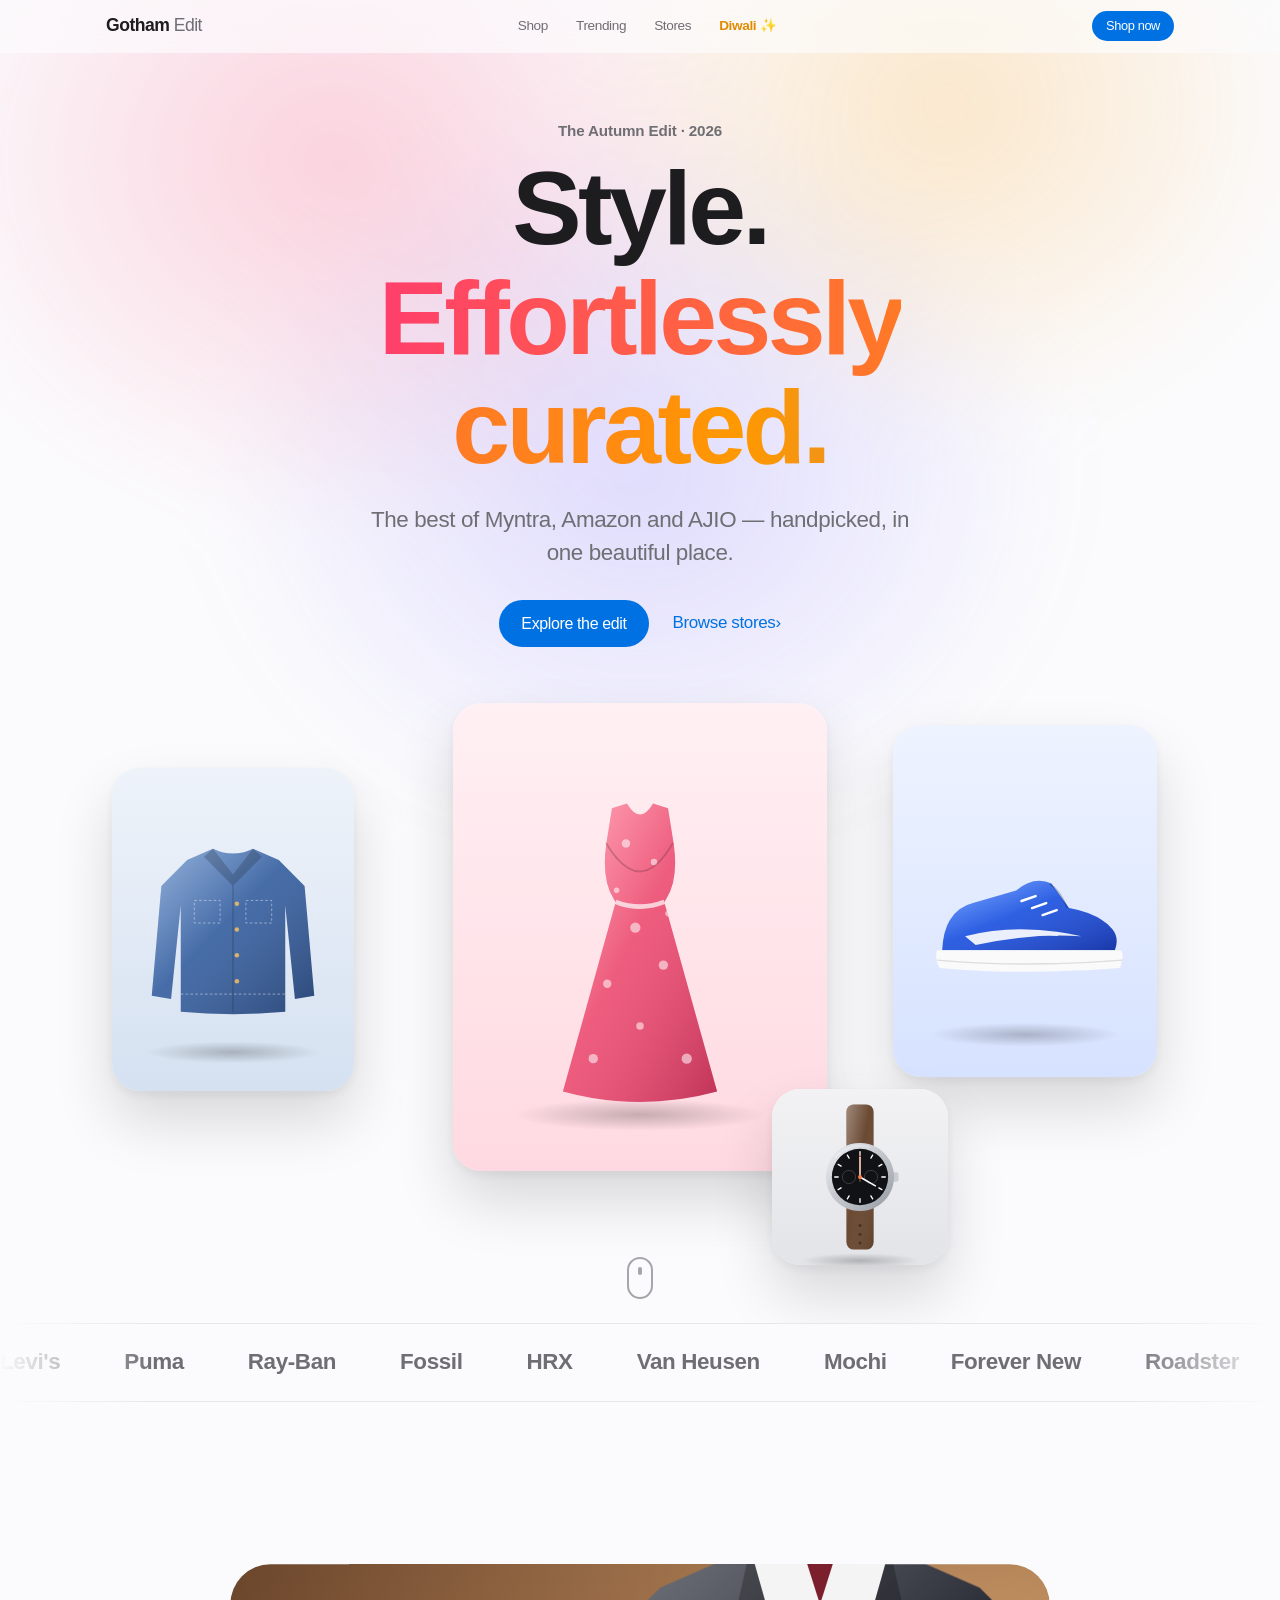
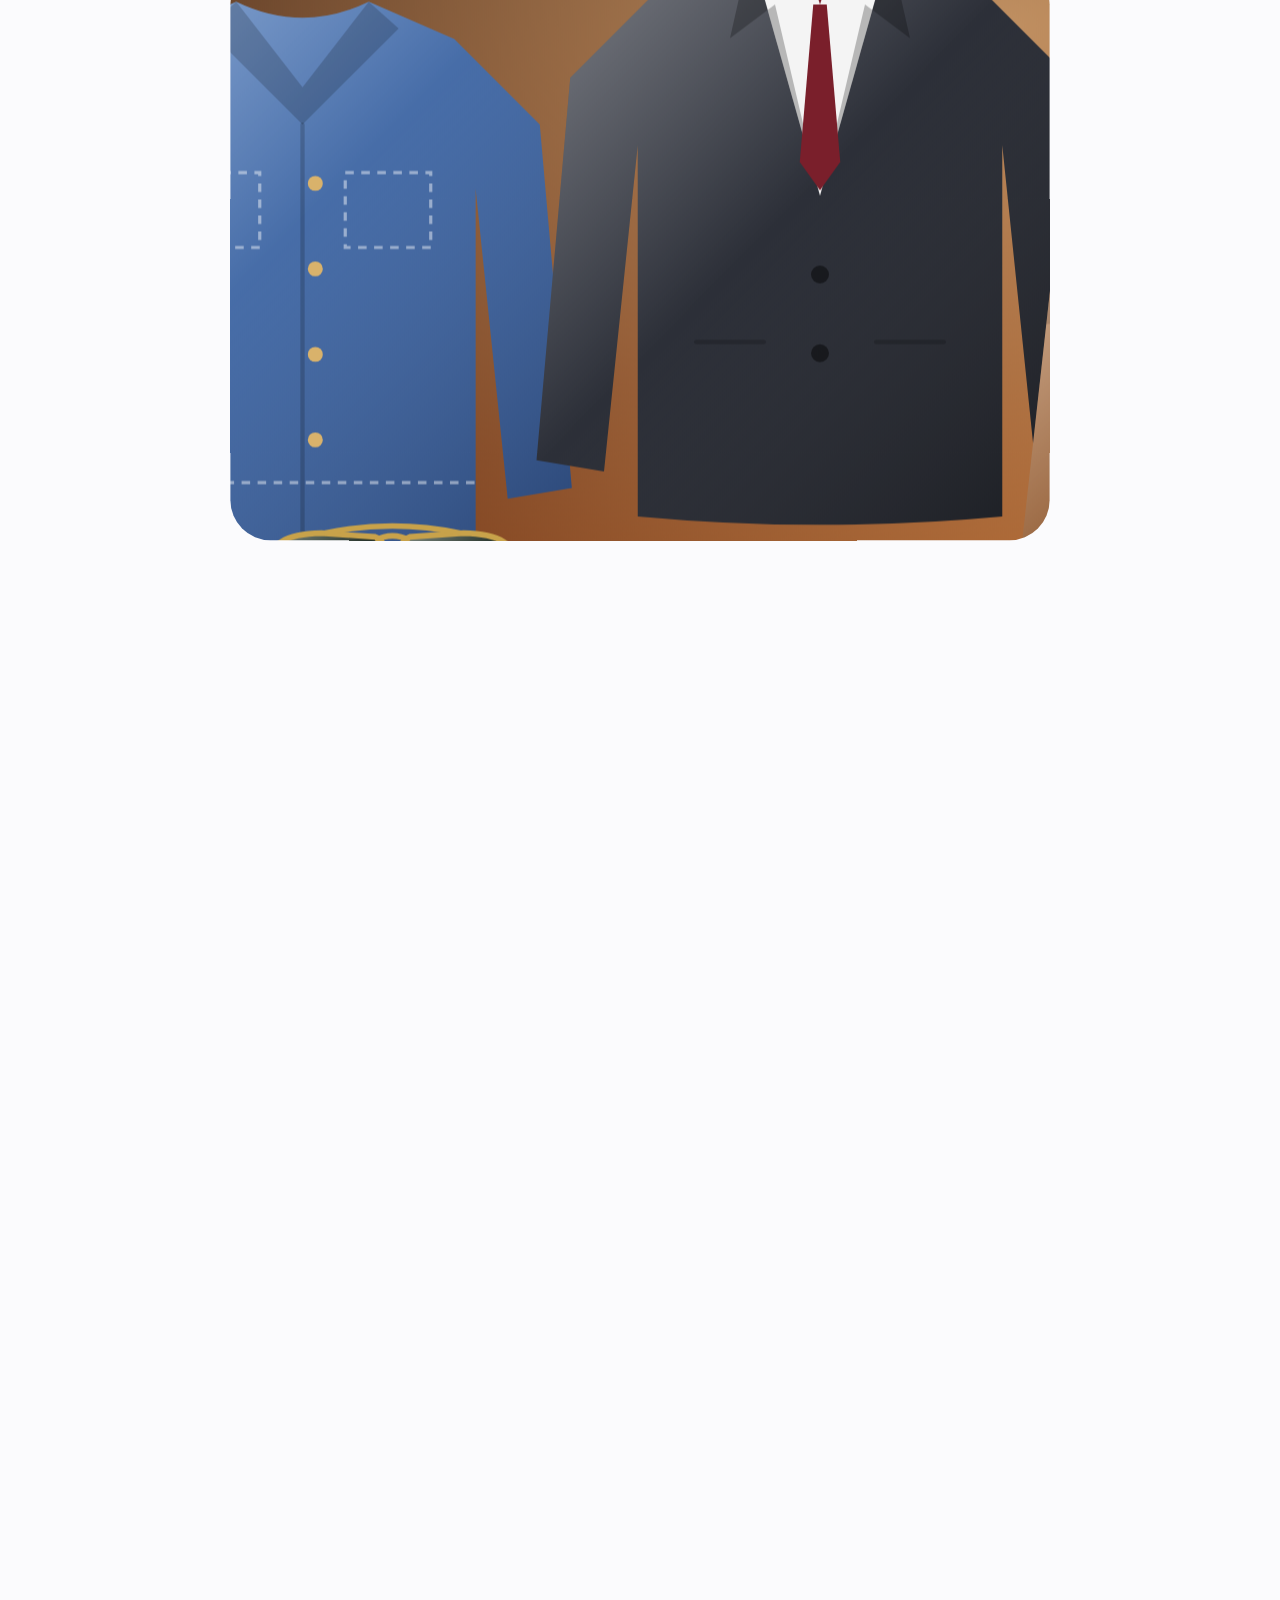
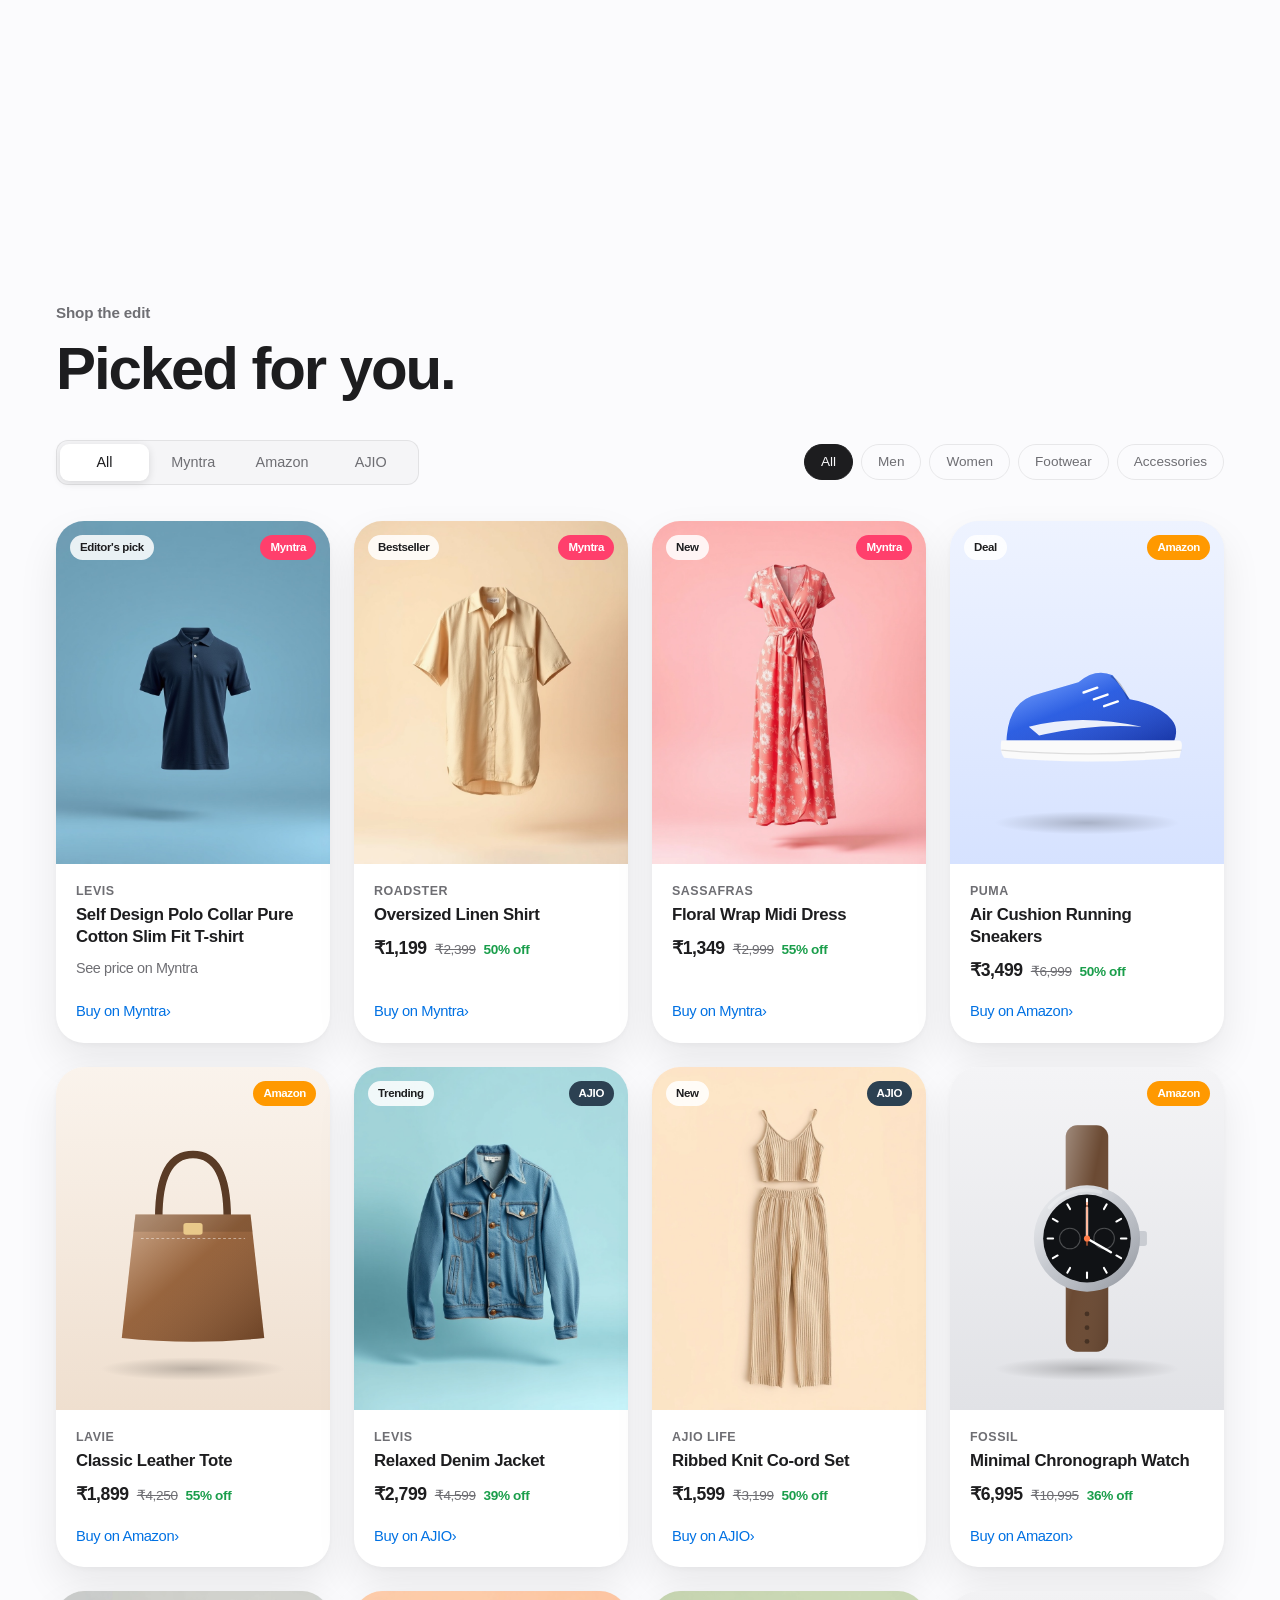
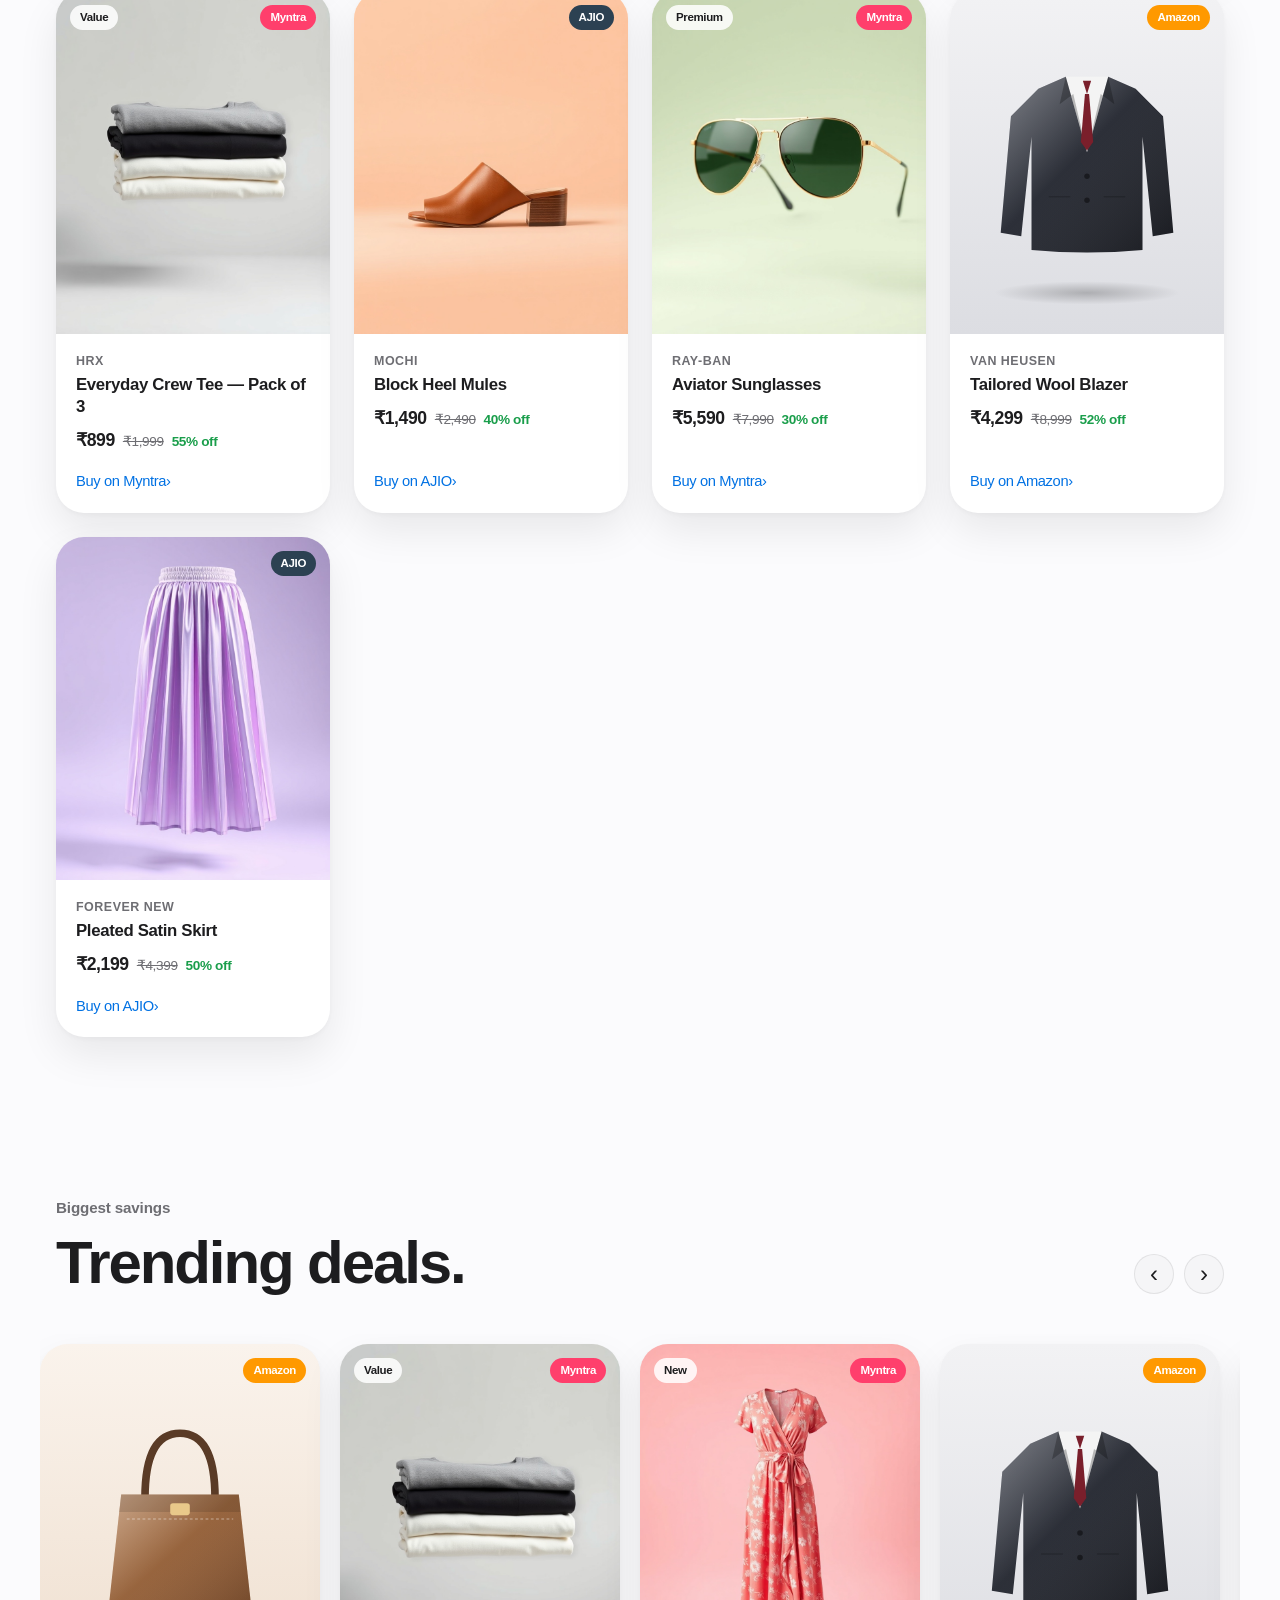
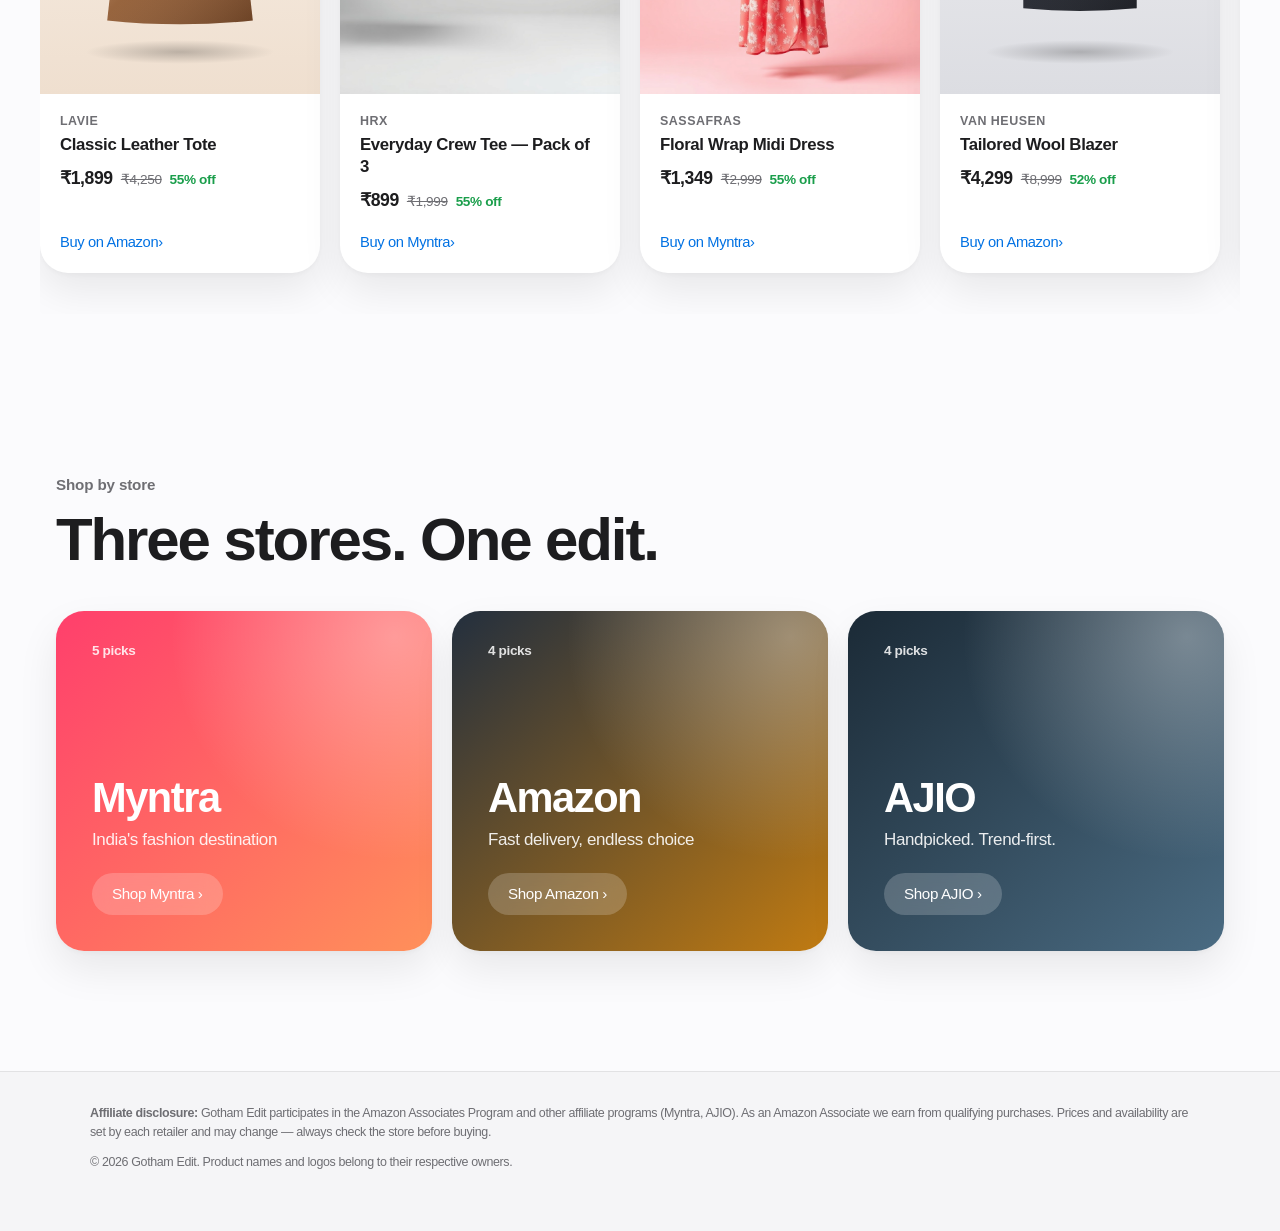
<file: index.html>
<!doctype html>
<html lang="en">
<head>
  <meta charset="utf-8" />
  <meta name="viewport" content="width=device-width, initial-scale=1, viewport-fit=cover" />
  <title>Gotham Edit — Curated Fashion</title>
  <meta name="description" content="Handpicked fashion from Myntra, Amazon and AJIO — curated in one place." />
  <meta name="theme-color" content="#fbfbfd" media="(prefers-color-scheme: light)" />
  <meta name="theme-color" content="#000000" media="(prefers-color-scheme: dark)" />
  <link rel="stylesheet" href="styles.css" />
</head>
<body>
  <div class="progress" aria-hidden="true"></div>

  <header class="nav" id="nav">
    <div class="nav__inner">
      <a href="#top" class="nav__logo" aria-label="Gotham Edit home">Gotham&nbsp;<span>Edit</span></a>
      <nav class="nav__links" aria-label="Primary">
        <a href="#shop">Shop</a>
        <a href="#trending">Trending</a>
        <a href="#stores">Stores</a>
        <a href="diwali.html" class="nav__festive">Diwali ✨</a>
      </nav>
      <a href="#shop" class="btn btn--small">Shop now</a>
    </div>
  </header>

  <main id="top">
    <!-- HERO -->
    <section class="hero" id="hero">
      <div class="hero__glow" aria-hidden="true"></div>
      <div class="hero__copy">
        <p class="eyebrow reveal">The Autumn Edit · 2026</p>
        <h1 class="hero__title reveal">Style.<br /><span class="gradient-text">Effortlessly curated.</span></h1>
        <p class="hero__sub reveal">The best of Myntra, Amazon and AJIO — handpicked, in one beautiful place.</p>
        <div class="hero__cta reveal">
          <a href="#shop" class="btn">Explore the edit</a>
          <a href="#stores" class="link-arrow">Browse stores</a>
        </div>
      </div>
      <div class="hero__stage" aria-hidden="true">
        <figure class="float float--a" data-depth="0.18"><img src="images/denim-jacket.svg" alt="" /></figure>
        <figure class="float float--b" data-depth="0.32"><img src="images/running-sneakers.svg" alt="" /></figure>
        <figure class="float float--c" data-depth="0.1"><img src="images/wrap-dress.svg" alt="" /></figure>
        <figure class="float float--d" data-depth="0.26"><img src="images/chronograph-watch.svg" alt="" /></figure>
      </div>
      <a href="#shop" class="scroll-cue" aria-label="Scroll to products"><span></span></a>
    </section>

    <!-- MARQUEE -->
    <section class="marquee" aria-label="Brands">
      <div class="marquee__track">
        <span>Levi's</span><span>Puma</span><span>Ray-Ban</span><span>Fossil</span><span>HRX</span><span>Van Heusen</span><span>Mochi</span><span>Forever New</span><span>Roadster</span><span>Lavie</span>
        <span>Levi's</span><span>Puma</span><span>Ray-Ban</span><span>Fossil</span><span>HRX</span><span>Van Heusen</span><span>Mochi</span><span>Forever New</span><span>Roadster</span><span>Lavie</span>
      </div>
    </section>

    <!-- SCROLL ZOOM FEATURE -->
    <section class="zoom" id="zoom">
      <div class="zoom__sticky">
        <div class="zoom__frame">
          <img src="images/autumn-scene.svg" alt="Model in autumn layers" />
        </div>
        <div class="zoom__caption">
          <h2>Layers that<br />move with you.</h2>
          <p>Fresh drops every week from the stores you already love.</p>
        </div>
      </div>
    </section>

    <!-- SHOP -->
    <section class="shop" id="shop">
      <div class="section-head reveal">
        <p class="eyebrow">Shop the edit</p>
        <h2>Picked for you.</h2>
      </div>

      <div class="controls reveal">
        <div class="segmented" role="tablist" aria-label="Filter by store" id="storeFilter">
          <span class="segmented__thumb" aria-hidden="true"></span>
          <button role="tab" aria-selected="true" data-store="all">All</button>
          <button role="tab" aria-selected="false" data-store="myntra">Myntra</button>
          <button role="tab" aria-selected="false" data-store="amazon">Amazon</button>
          <button role="tab" aria-selected="false" data-store="ajio">AJIO</button>
        </div>
        <div class="chips" id="categoryFilter" aria-label="Filter by category"></div>
      </div>

      <div class="grid" id="grid" aria-live="polite"></div>
      <p class="empty" id="empty" hidden>Nothing here yet — try another filter.</p>
    </section>

    <!-- TRENDING CAROUSEL -->
    <section class="trending" id="trending">
      <div class="section-head section-head--row reveal">
        <div>
          <p class="eyebrow">Biggest savings</p>
          <h2>Trending deals.</h2>
        </div>
        <div class="carousel-nav">
          <button class="circle-btn" data-dir="-1" aria-label="Previous">&#8249;</button>
          <button class="circle-btn" data-dir="1" aria-label="Next">&#8250;</button>
        </div>
      </div>
      <div class="carousel" id="carousel"></div>
    </section>

    <!-- STORES -->
    <section class="stores" id="stores">
      <div class="section-head reveal">
        <p class="eyebrow">Shop by store</p>
        <h2>Three stores. One edit.</h2>
      </div>
      <div class="stores__grid" id="storeTiles"></div>
    </section>
  </main>

  <footer class="footer">
    <p class="footer__disclosure">
      <strong>Affiliate disclosure:</strong> Gotham Edit participates in the Amazon Associates Program and other
      affiliate programs (Myntra, AJIO). As an Amazon Associate we earn from qualifying purchases. Prices and
      availability are set by each retailer and may change — always check the store before buying.
    </p>
    <p class="footer__copy">© <span id="year"></span> Gotham Edit. Product names and logos belong to their respective owners.</p>
  </footer>

  <script src="products.js"></script>
  <script src="app.js"></script>
</body>
</html>
</file>
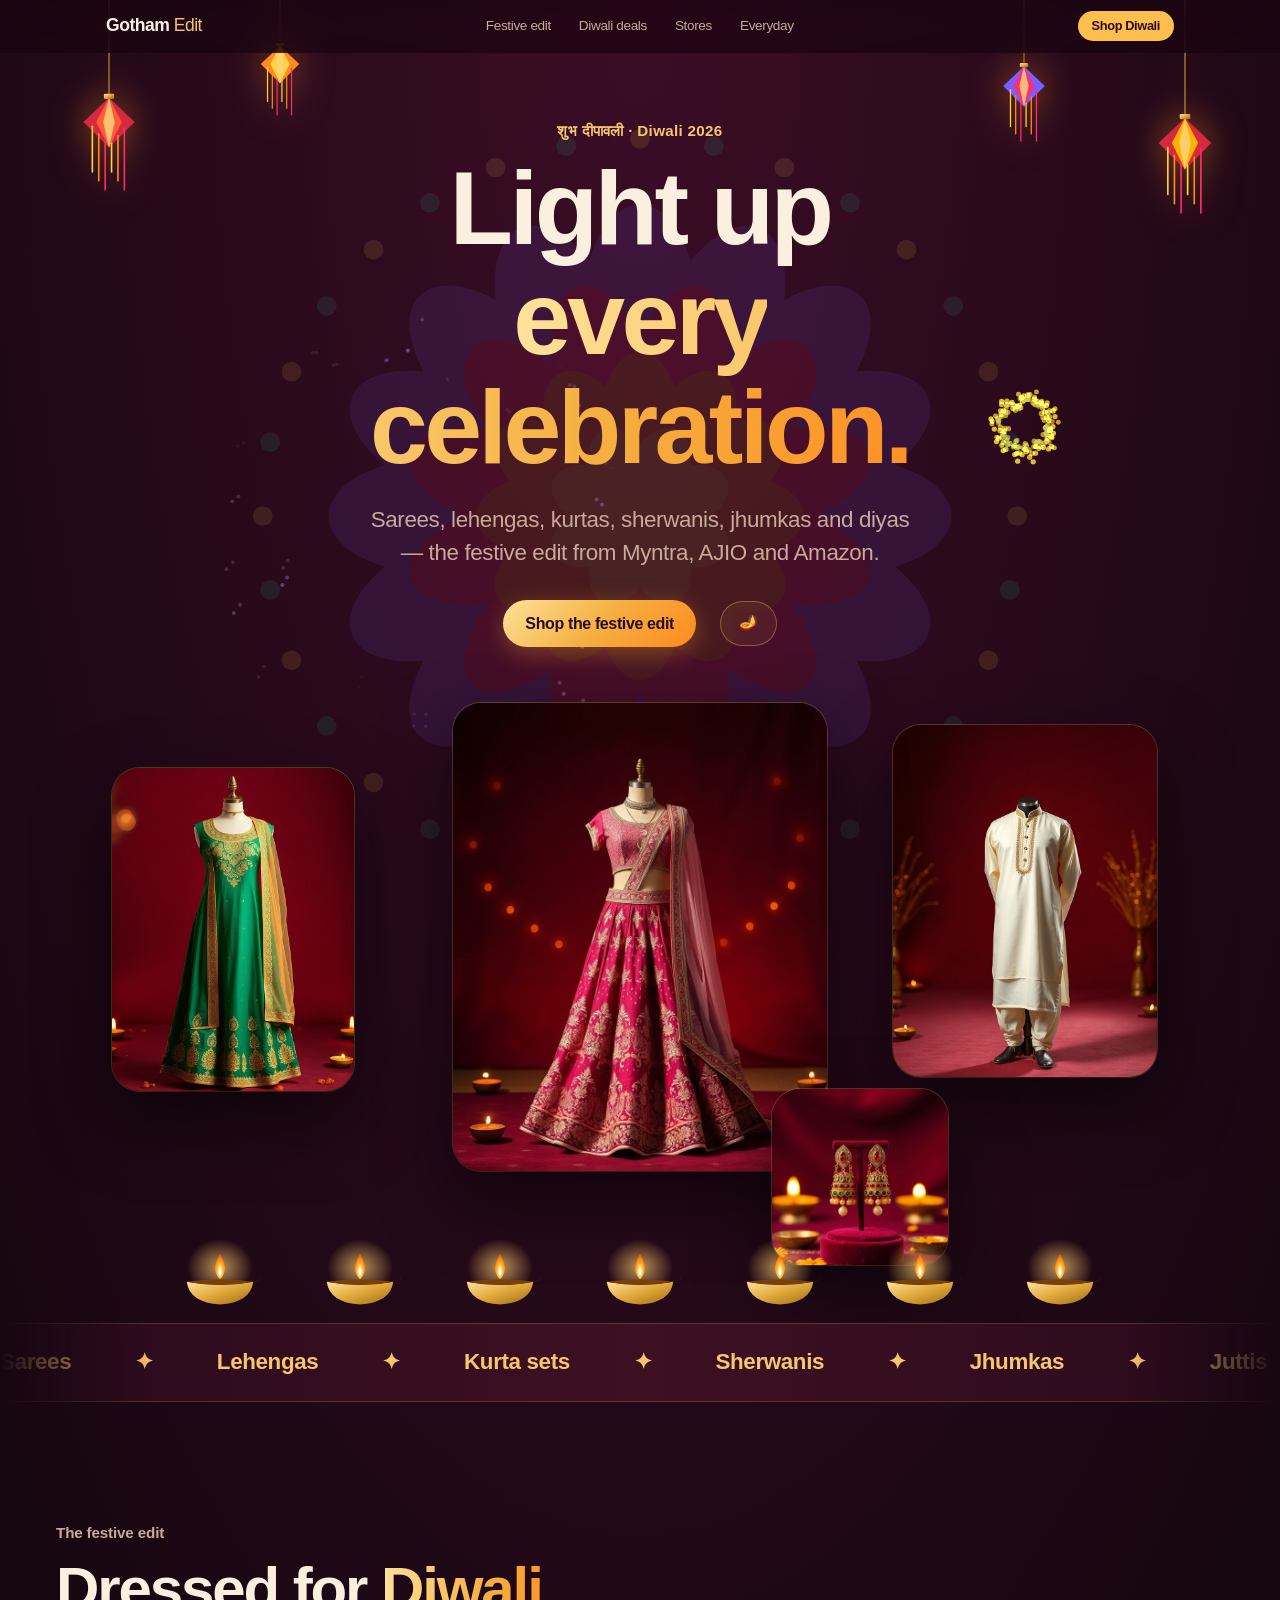
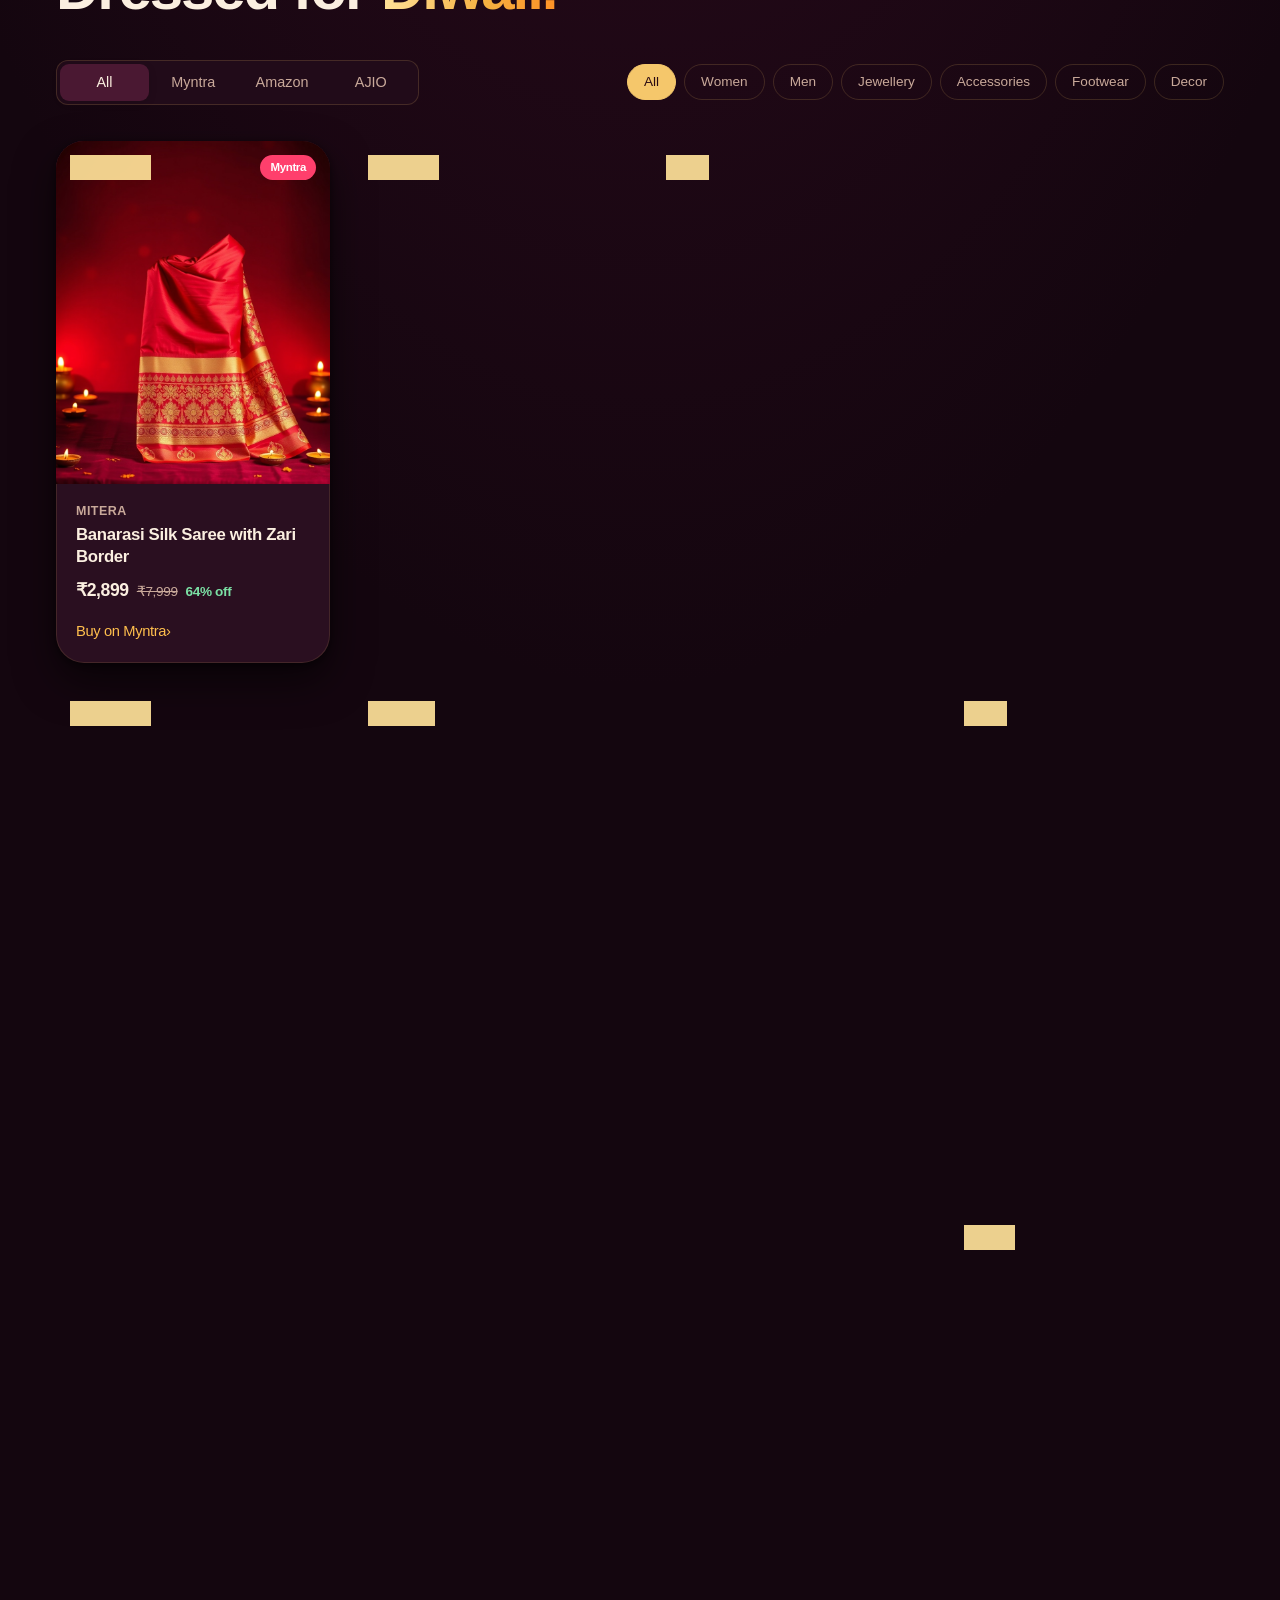
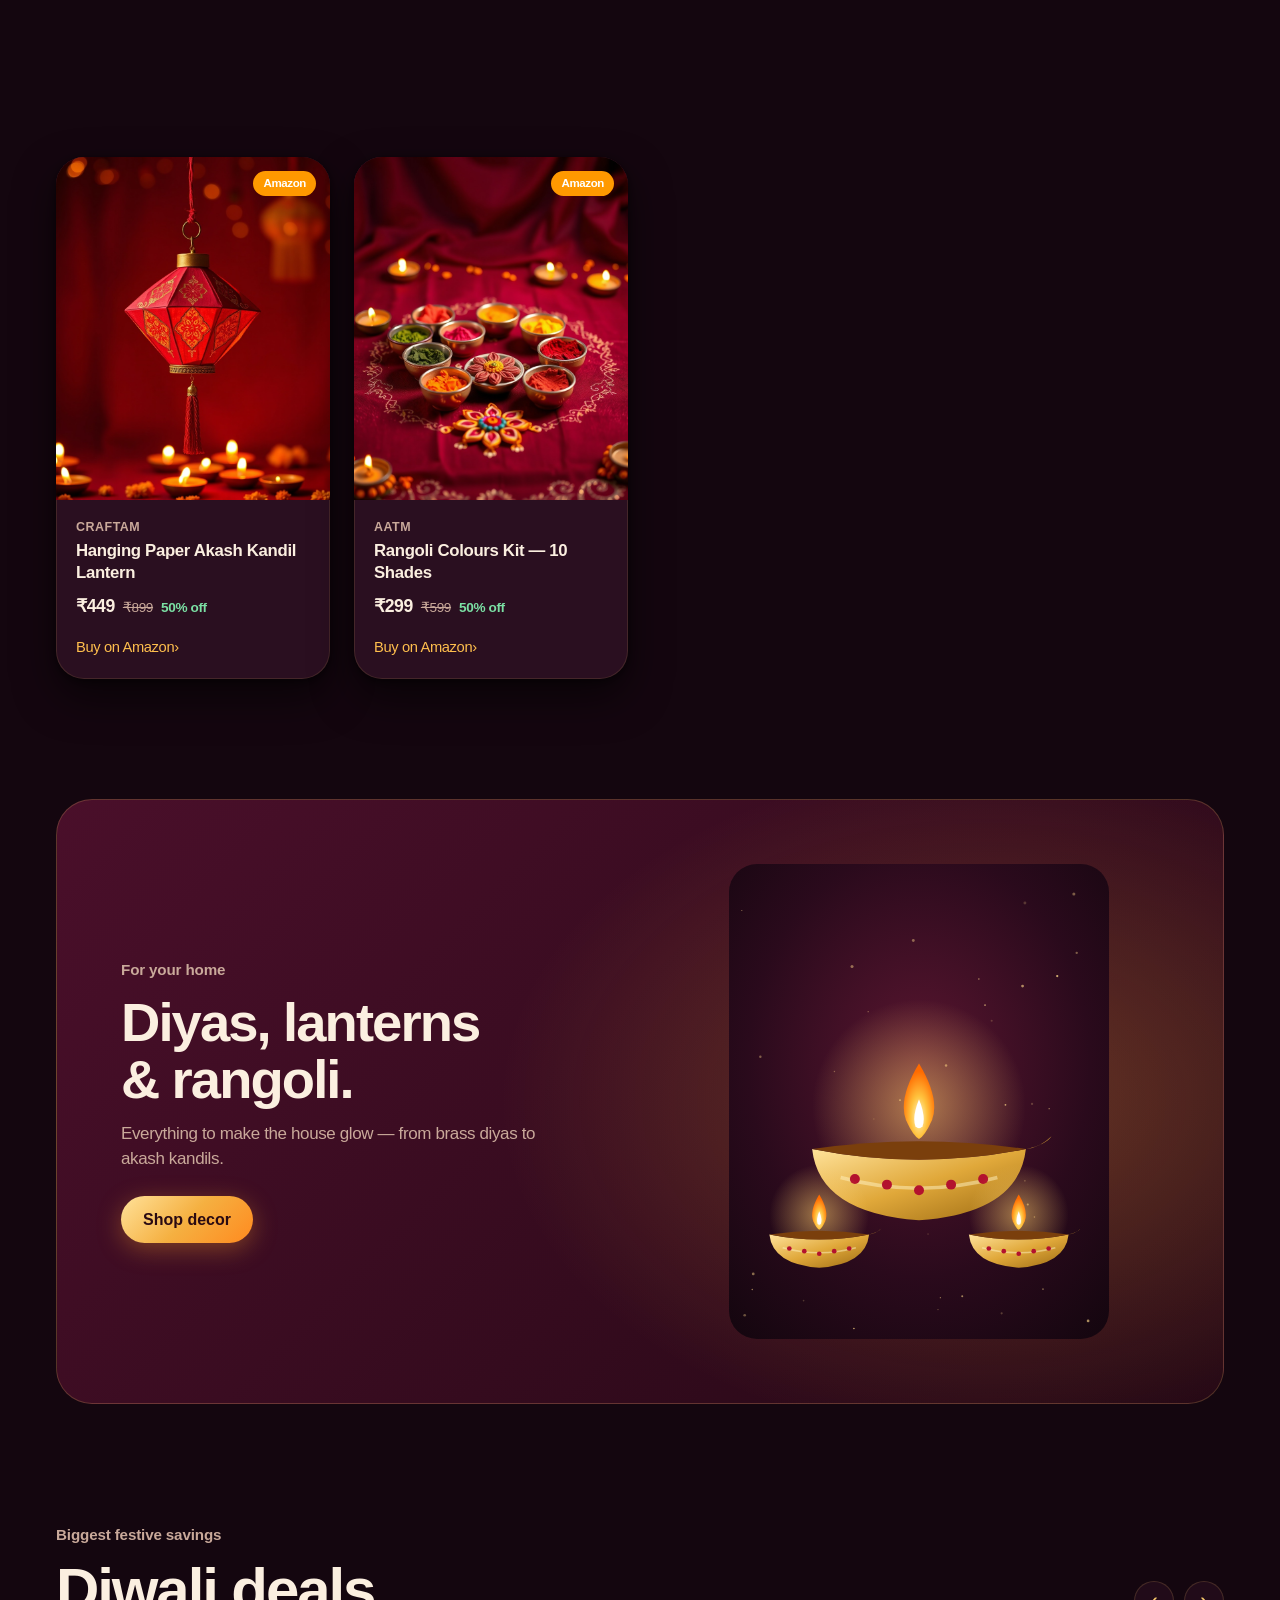
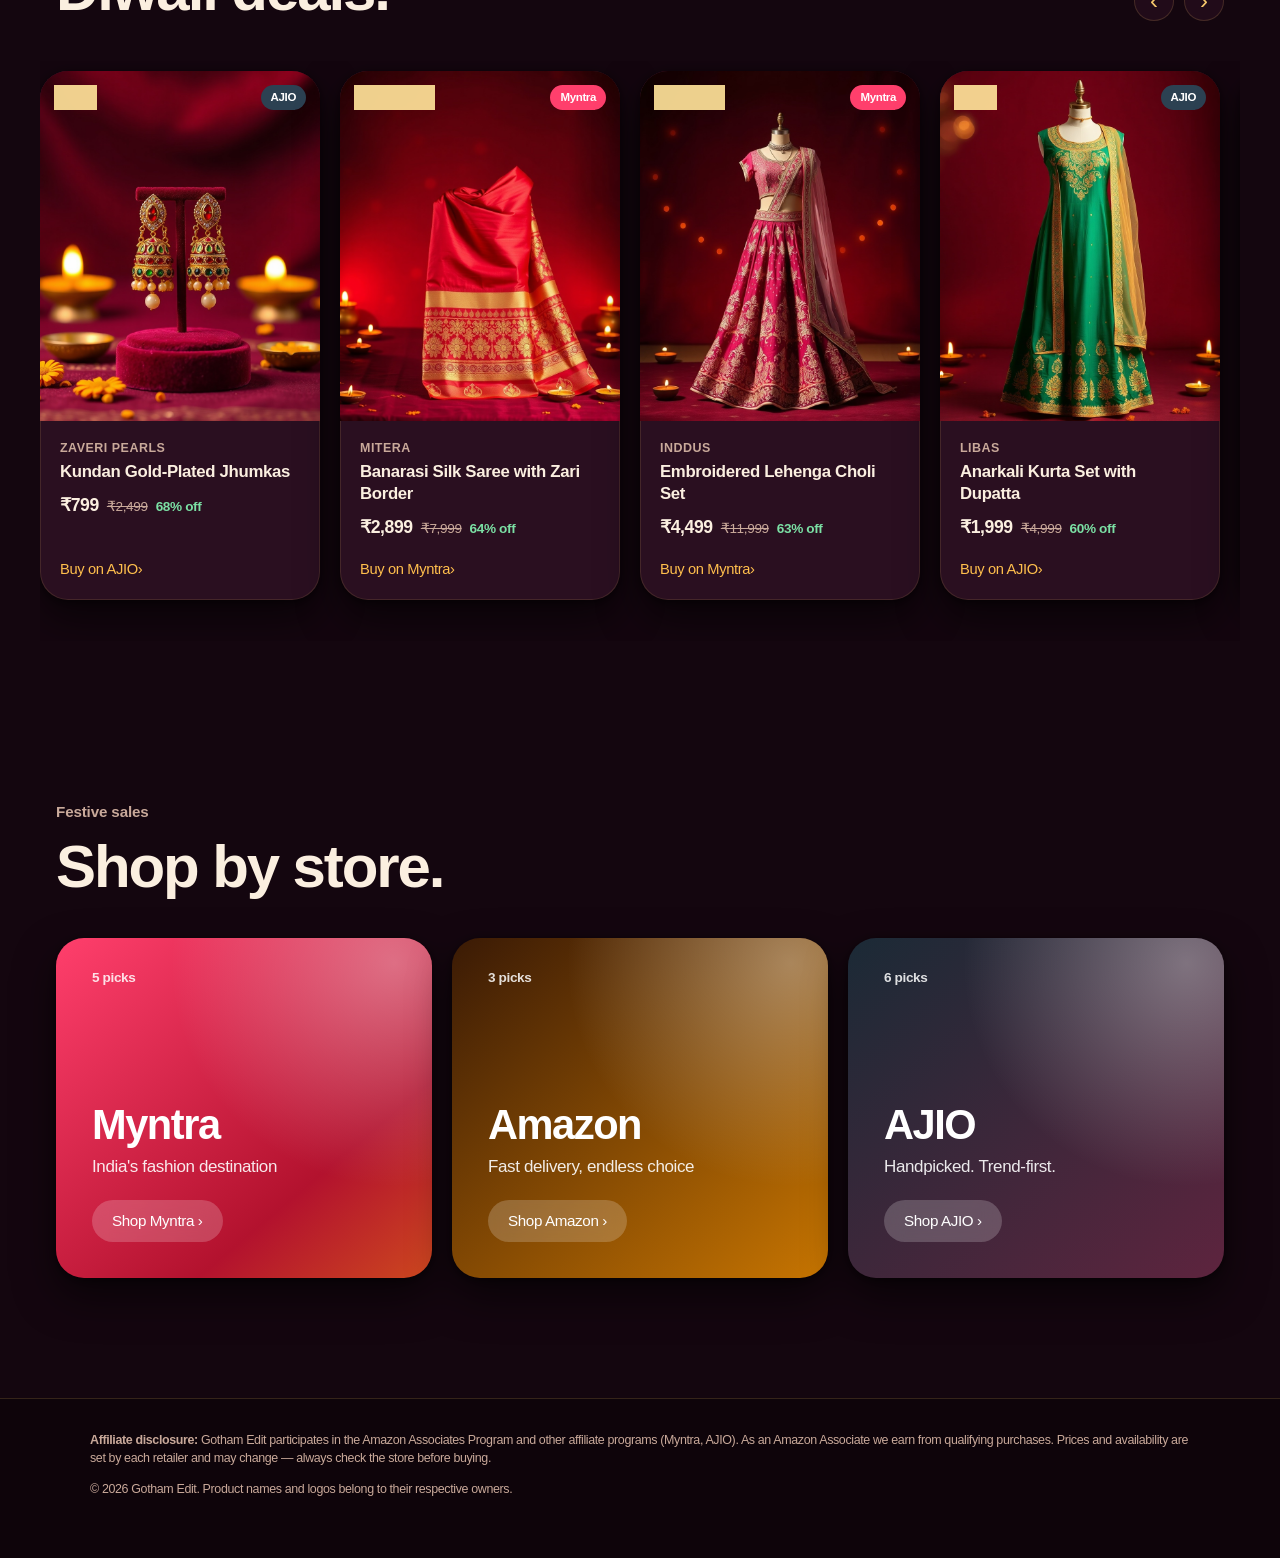
<file: diwali.html>
<!doctype html>
<html lang="en">
<head>
  <meta charset="utf-8" />
  <meta name="viewport" content="width=device-width, initial-scale=1, viewport-fit=cover" />
  <title>Diwali Edit — Gotham Edit</title>
  <meta name="description" content="Festive Diwali picks — sarees, lehengas, kurtas, sherwanis, jewellery and diya decor from Myntra, AJIO and Amazon." />
  <meta name="theme-color" content="#14060f" />
  <link rel="stylesheet" href="styles.css" />
  <link rel="stylesheet" href="diwali.css" />
</head>
<body class="diwali">
  <div class="progress" aria-hidden="true"></div>

  <header class="nav" id="nav">
    <div class="nav__inner">
      <a href="index.html" class="nav__logo" aria-label="Gotham Edit home">Gotham&nbsp;<span>Edit</span></a>
      <nav class="nav__links" aria-label="Primary">
        <a href="#shop">Festive edit</a>
        <a href="#trending">Diwali deals</a>
        <a href="#stores">Stores</a>
        <a href="index.html">Everyday</a>
      </nav>
      <a href="#shop" class="btn btn--small">Shop Diwali</a>
    </div>
  </header>

  <main id="top">
    <!-- HERO -->
    <section class="hero dhero" id="hero">
      <canvas class="fireworks" id="fireworks" aria-hidden="true"></canvas>
      <div class="lanterns" id="lanterns" aria-hidden="true"></div>
      <div class="rangoli-bg" id="rangoliBg" aria-hidden="true"></div>

      <div class="hero__copy">
        <p class="eyebrow reveal"><span lang="hi">शुभ दीपावली</span> · Diwali 2026</p>
        <h1 class="hero__title reveal">Light up<br /><span class="gold-text">every celebration.</span></h1>
        <p class="hero__sub reveal">Sarees, lehengas, kurtas, sherwanis, jhumkas and diyas — the festive edit from Myntra, AJIO and Amazon.</p>
        <div class="hero__cta reveal">
          <a href="#shop" class="btn btn--gold">Shop the festive edit</a>
          <span class="countdown" id="countdown" hidden></span>
        </div>
      </div>

      <div class="hero__stage" aria-hidden="true">
        <figure class="float float--a" data-depth="0.18"><img src="images/ai/diwali-anarkali.png" data-fallback="images/diwali/rangoli.svg" alt="" /></figure>
        <figure class="float float--b" data-depth="0.32"><img src="images/ai/diwali-silk-kurta.png" data-fallback="images/diwali/lantern.svg" alt="" /></figure>
        <figure class="float float--c" data-depth="0.1"><img src="images/ai/diwali-lehenga.png" data-fallback="images/diwali/diya.svg" alt="" /></figure>
        <figure class="float float--d" data-depth="0.26"><img src="images/ai/diwali-jhumkas.png" data-fallback="images/diwali/lantern.svg" alt="" /></figure>
      </div>

      <div class="diya-row" id="diyaRow" aria-hidden="true"></div>
    </section>

    <!-- MARQUEE -->
    <section class="marquee" aria-label="Festive collections">
      <div class="marquee__track">
        <span>Sarees</span><span>✦</span><span>Lehengas</span><span>✦</span><span>Kurta sets</span><span>✦</span><span>Sherwanis</span><span>✦</span><span>Jhumkas</span><span>✦</span><span>Juttis</span><span>✦</span><span>Diyas</span><span>✦</span><span>Rangoli</span><span>✦</span>
        <span>Sarees</span><span>✦</span><span>Lehengas</span><span>✦</span><span>Kurta sets</span><span>✦</span><span>Sherwanis</span><span>✦</span><span>Jhumkas</span><span>✦</span><span>Juttis</span><span>✦</span><span>Diyas</span><span>✦</span><span>Rangoli</span><span>✦</span>
      </div>
    </section>

    <!-- SHOP -->
    <section class="shop" id="shop">
      <div class="section-head reveal">
        <p class="eyebrow">The festive edit</p>
        <h2>Dressed for <span class="gold-text">Diwali.</span></h2>
      </div>

      <div class="controls reveal">
        <div class="segmented" role="tablist" aria-label="Filter by store" id="storeFilter">
          <span class="segmented__thumb" aria-hidden="true"></span>
          <button role="tab" aria-selected="true" data-store="all">All</button>
          <button role="tab" aria-selected="false" data-store="myntra">Myntra</button>
          <button role="tab" aria-selected="false" data-store="amazon">Amazon</button>
          <button role="tab" aria-selected="false" data-store="ajio">AJIO</button>
        </div>
        <div class="chips" id="categoryFilter" aria-label="Filter by category"></div>
      </div>

      <div class="grid" id="grid" aria-live="polite"></div>
      <p class="empty" id="empty" hidden>Nothing here yet — try another filter.</p>
    </section>

    <!-- BANNER -->
    <section class="dbanner reveal" aria-label="Light up your home">
      <div class="dbanner__inner">
        <div>
          <p class="eyebrow">For your home</p>
          <h2>Diyas, lanterns<br />&amp; rangoli.</h2>
          <p class="dbanner__sub">Everything to make the house glow — from brass diyas to akash kandils.</p>
          <button type="button" class="btn btn--gold" id="decorBtn">Shop decor</button>
        </div>
        <img src="images/diwali/diya.svg" alt="Glowing brass diyas" loading="lazy" />
      </div>
    </section>

    <!-- TRENDING CAROUSEL -->
    <section class="trending" id="trending">
      <div class="section-head section-head--row reveal">
        <div>
          <p class="eyebrow">Biggest festive savings</p>
          <h2>Diwali deals.</h2>
        </div>
        <div class="carousel-nav">
          <button class="circle-btn" data-dir="-1" aria-label="Previous">&#8249;</button>
          <button class="circle-btn" data-dir="1" aria-label="Next">&#8250;</button>
        </div>
      </div>
      <div class="carousel" id="carousel"></div>
    </section>

    <!-- STORES -->
    <section class="stores" id="stores">
      <div class="section-head reveal">
        <p class="eyebrow">Festive sales</p>
        <h2>Shop by store.</h2>
      </div>
      <div class="stores__grid" id="storeTiles"></div>
    </section>
  </main>

  <footer class="footer">
    <p class="footer__disclosure">
      <strong>Affiliate disclosure:</strong> Gotham Edit participates in the Amazon Associates Program and other
      affiliate programs (Myntra, AJIO). As an Amazon Associate we earn from qualifying purchases. Prices and
      availability are set by each retailer and may change — always check the store before buying.
    </p>
    <p class="footer__copy">© <span id="year"></span> Gotham Edit. Product names and logos belong to their respective owners.</p>
  </footer>

  <script src="products.js"></script>
  <script src="diwali-products.js"></script>
  <script src="app.js"></script>
  <script src="diwali.js"></script>
</body>
</html>
</file>
<file: styles.css>
/* ───────── Tokens ───────── */
:root {
  --bg: #fbfbfd;
  --bg-alt: #f5f5f7;
  --surface: #ffffff;
  --text: #1d1d1f;
  --muted: #6e6e73;
  --line: rgba(0, 0, 0, 0.08);
  --accent: #0071e3;
  --accent-hover: #0077ed;
  --nav-bg: rgba(251, 251, 253, 0.72);
  --shadow: 0 2px 6px rgba(0, 0, 0, 0.04), 0 18px 40px rgba(0, 0, 0, 0.08);
  --shadow-hover: 0 4px 12px rgba(0, 0, 0, 0.06), 0 30px 60px rgba(0, 0, 0, 0.14);
  --radius: 28px;
  --ease: cubic-bezier(0.22, 1, 0.36, 1);
  --font: -apple-system, BlinkMacSystemFont, "SF Pro Display", "SF Pro Text", "Inter", "Segoe UI", Roboto,
    "Helvetica Neue", Arial, sans-serif;
  --myntra: #ff3f6c;
  --amazon: #ff9900;
  --ajio: #2c4152;
}

@media (prefers-color-scheme: dark) {
  :root {
    --bg: #000000;
    --bg-alt: #101012;
    --surface: #1c1c1e;
    --text: #f5f5f7;
    --muted: #a1a1a6;
    --line: rgba(255, 255, 255, 0.1);
    --accent: #2997ff;
    --accent-hover: #47a6ff;
    --nav-bg: rgba(22, 22, 23, 0.72);
    --shadow: 0 2px 6px rgba(0, 0, 0, 0.4), 0 18px 40px rgba(0, 0, 0, 0.5);
    --shadow-hover: 0 4px 12px rgba(0, 0, 0, 0.5), 0 30px 60px rgba(0, 0, 0, 0.7);
    --ajio: #8fb3cc;
  }
}

/* ───────── Base ───────── */
*,
*::before,
*::after { box-sizing: border-box; }

html { scroll-behavior: smooth; -webkit-text-size-adjust: 100%; }

body {
  margin: 0;
  background: var(--bg);
  color: var(--text);
  font-family: var(--font);
  font-size: 17px;
  line-height: 1.47;
  letter-spacing: -0.022em;
  -webkit-font-smoothing: antialiased;
  overflow-x: hidden;
}

img { display: block; max-width: 100%; }
a { color: inherit; text-decoration: none; }
button { font: inherit; color: inherit; cursor: pointer; border: 0; background: none; }

h1, h2, h3 { margin: 0; letter-spacing: -0.035em; line-height: 1.05; font-weight: 700; }
h2 { font-size: clamp(2.2rem, 5vw, 3.75rem); }

.eyebrow {
  margin: 0 0 12px;
  font-size: 0.95rem;
  font-weight: 600;
  color: var(--muted);
  letter-spacing: -0.01em;
}

.gradient-text {
  background: linear-gradient(90deg, #ff3f6c 0%, #ff9900 45%, #6e5bff 100%);
  background-size: 200% auto;
  -webkit-background-clip: text;
  background-clip: text;
  color: transparent;
  animation: shimmer 8s linear infinite;
}
@keyframes shimmer { to { background-position: 200% center; } }

/* ───────── Buttons ───────── */
.btn {
  display: inline-flex;
  align-items: center;
  justify-content: center;
  gap: 6px;
  padding: 12px 22px;
  border-radius: 980px;
  background: var(--accent);
  color: #fff;
  font-weight: 500;
  font-size: 1rem;
  transition: background 0.3s var(--ease), transform 0.3s var(--ease);
}
.btn:hover { background: var(--accent-hover); transform: scale(1.03); }
.btn:active { transform: scale(0.97); }
.btn--small { padding: 6px 14px; font-size: 0.8rem; }

.link-arrow { color: var(--accent); font-weight: 500; }
.link-arrow::after { content: " ›"; display: inline-block; transition: transform 0.3s var(--ease); }
.link-arrow:hover::after { transform: translateX(4px); }

/* ───────── Progress bar ───────── */
.progress {
  position: fixed;
  inset: 0 0 auto 0;
  height: 2px;
  z-index: 60;
  background: linear-gradient(90deg, var(--myntra), var(--amazon), #6e5bff);
  transform-origin: 0 50%;
  transform: scaleX(0);
}

/* ───────── Nav ───────── */
.nav {
  position: fixed;
  inset: 0 0 auto 0;
  z-index: 50;
  background: var(--nav-bg);
  backdrop-filter: saturate(180%) blur(20px);
  -webkit-backdrop-filter: saturate(180%) blur(20px);
  border-bottom: 1px solid transparent;
  transition: border-color 0.3s;
}
.nav.is-scrolled { border-bottom-color: var(--line); }
.nav__inner {
  max-width: 1100px;
  margin: 0 auto;
  padding: 0 16px;
  height: 52px;
  display: flex;
  align-items: center;
  justify-content: space-between;
  gap: 16px;
}
.nav__logo { font-weight: 700; font-size: 1.1rem; letter-spacing: -0.03em; }
.nav__logo span { color: var(--muted); font-weight: 500; }
.nav__links { display: flex; gap: 28px; font-size: 0.85rem; color: var(--muted); }
.nav__links a { transition: color 0.2s; }
.nav__links a:hover { color: var(--text); }
.nav__links .nav__festive { color: #e08a00; font-weight: 600; }
@media (max-width: 600px) { .nav__links a:not(.nav__festive) { display: none; } }

/* ───────── Hero ───────── */
.hero {
  position: relative;
  min-height: 100svh;
  padding: 120px 16px 80px;
  display: grid;
  grid-template-columns: 1fr;
  align-content: center;
  justify-items: center;
  text-align: center;
  overflow: hidden;
}
.hero__glow {
  position: absolute;
  inset: -20% -10% auto;
  height: 80%;
  background:
    radial-gradient(40% 50% at 30% 40%, rgba(255, 63, 108, 0.22), transparent 70%),
    radial-gradient(35% 45% at 70% 35%, rgba(255, 153, 0, 0.2), transparent 70%),
    radial-gradient(40% 50% at 50% 70%, rgba(110, 91, 255, 0.2), transparent 70%);
  filter: blur(40px);
  animation: drift 18s ease-in-out infinite alternate;
  pointer-events: none;
}
@keyframes drift {
  0% { transform: translate3d(0, 0, 0) scale(1); }
  100% { transform: translate3d(3%, 4%, 0) scale(1.12); }
}
.hero__copy { position: relative; z-index: 2; max-width: 780px; }
.hero__title { font-size: clamp(3rem, 9vw, 6.5rem); }
.hero__sub {
  margin: 22px auto 30px;
  max-width: 560px;
  font-size: clamp(1.1rem, 2vw, 1.4rem);
  color: var(--muted);
}
.hero__cta { display: flex; gap: 24px; align-items: center; justify-content: center; flex-wrap: wrap; }

.hero__stage {
  position: relative;
  width: min(1100px, 100%);
  height: clamp(320px, 48vw, 540px);
  margin-top: 56px;
  z-index: 1;
}
.float {
  position: absolute;
  margin: 0;
  border-radius: var(--radius);
  overflow: hidden;
  box-shadow: var(--shadow-hover);
  background: var(--bg-alt);
  will-change: transform;
  animation: bob 7s ease-in-out infinite;
}
.float img { width: 100%; height: 100%; object-fit: cover; }
.float--a { left: 2%; top: 12%; width: 22%; aspect-ratio: 3 / 4; animation-delay: -1s; }
.float--b { right: 3%; top: 4%; width: 24%; aspect-ratio: 3 / 4; animation-delay: -3s; }
.float--c { left: 50%; top: 0; width: 34%; aspect-ratio: 4 / 5; margin-left: -17%; z-index: 2; animation-delay: -2s; }
.float--d { right: 22%; bottom: -4%; width: 16%; aspect-ratio: 1; animation-delay: -5s; z-index: 3; }
@keyframes bob {
  0%, 100% { translate: 0 0; }
  50% { translate: 0 -14px; }
}
@media (max-width: 700px) {
  .float--a { width: 34%; left: -4%; }
  .float--b { width: 34%; right: -4%; }
  .float--c { width: 52%; margin-left: -26%; }
  .float--d { width: 26%; right: 8%; }
}

.scroll-cue {
  position: absolute;
  bottom: 24px;
  left: 50%;
  translate: -50% 0;
  width: 26px;
  height: 42px;
  border: 2px solid var(--muted);
  border-radius: 14px;
  opacity: 0.6;
  z-index: 3;
}
.scroll-cue span {
  position: absolute;
  top: 8px;
  left: 50%;
  width: 4px;
  height: 8px;
  margin-left: -2px;
  border-radius: 2px;
  background: var(--muted);
  animation: cue 1.8s var(--ease) infinite;
}
@keyframes cue {
  0% { opacity: 0; transform: translateY(0); }
  40% { opacity: 1; }
  100% { opacity: 0; transform: translateY(14px); }
}

/* ───────── Marquee ───────── */
.marquee {
  overflow: hidden;
  border-block: 1px solid var(--line);
  padding: 22px 0;
  -webkit-mask-image: linear-gradient(90deg, transparent, #000 12%, #000 88%, transparent);
  mask-image: linear-gradient(90deg, transparent, #000 12%, #000 88%, transparent);
}
.marquee__track {
  display: flex;
  gap: 64px;
  width: max-content;
  animation: marquee 32s linear infinite;
}
.marquee__track span {
  font-size: 1.4rem;
  font-weight: 600;
  color: var(--muted);
  white-space: nowrap;
}
@keyframes marquee { to { transform: translateX(-50%); } }

/* ───────── Scroll zoom ───────── */
.zoom { height: 220vh; position: relative; }
.zoom__sticky {
  position: sticky;
  top: 0;
  height: 100vh;
  display: grid;
  place-items: center;
  overflow: hidden;
}
.zoom__frame {
  width: 100%;
  height: 100%;
  overflow: hidden;
  clip-path: inset(var(--inset, 18%) round var(--zr, 40px));
  will-change: clip-path;
}
.zoom__frame img {
  width: 100%;
  height: 100%;
  object-fit: cover;
  transform: scale(var(--zs, 1.25));
  will-change: transform;
}
.zoom__caption {
  position: absolute;
  left: 50%;
  bottom: 12vh;
  translate: -50% 0;
  width: min(900px, calc(100% - 32px));
  text-align: center;
  color: #fff;
  text-shadow: 0 2px 30px rgba(0, 0, 0, 0.35);
  opacity: var(--co, 0);
  transform: translateY(calc((1 - var(--co, 0)) * 40px));
}
.zoom__caption h2 { font-size: clamp(2.4rem, 7vw, 5.5rem); }
.zoom__caption p { font-size: clamp(1rem, 2vw, 1.35rem); margin: 14px 0 0; opacity: 0.9; }

/* ───────── Sections ───────── */
.shop,
.trending,
.stores {
  max-width: 1200px;
  margin: 0 auto;
  padding: 120px 16px 40px;
}
.section-head { margin-bottom: 40px; }
.section-head--row { display: flex; align-items: flex-end; justify-content: space-between; gap: 16px; }

/* ───────── Controls ───────── */
.controls { display: flex; flex-wrap: wrap; gap: 16px; align-items: center; justify-content: space-between; margin-bottom: 36px; }

.segmented {
  position: relative;
  display: inline-grid;
  grid-auto-flow: column;
  grid-auto-columns: 1fr;
  padding: 3px;
  border-radius: 12px;
  background: var(--bg-alt);
  border: 1px solid var(--line);
  max-width: 100%;
}
.segmented button {
  position: relative;
  z-index: 1;
  padding: 8px 18px;
  font-size: 0.9rem;
  font-weight: 500;
  color: var(--muted);
  border-radius: 9px;
  transition: color 0.25s;
  white-space: nowrap;
}
.segmented button[aria-selected="true"] { color: var(--text); }
.segmented__thumb {
  position: absolute;
  top: 3px;
  bottom: 3px;
  left: 0;
  border-radius: 9px;
  background: var(--surface);
  box-shadow: 0 2px 8px rgba(0, 0, 0, 0.12);
  transition: transform 0.45s var(--ease), width 0.45s var(--ease);
}

.chips { display: flex; flex-wrap: wrap; gap: 8px; }
.chip {
  padding: 7px 16px;
  border-radius: 980px;
  border: 1px solid var(--line);
  font-size: 0.85rem;
  color: var(--muted);
  transition: all 0.25s var(--ease);
}
.chip:hover { color: var(--text); border-color: var(--muted); }
.chip[aria-pressed="true"] { background: var(--text); color: var(--bg); border-color: var(--text); }

/* ───────── Product grid ───────── */
.grid {
  display: grid;
  grid-template-columns: repeat(auto-fill, minmax(260px, 1fr));
  gap: 24px;
}
@media (max-width: 560px) {
  .grid { grid-template-columns: repeat(2, 1fr); gap: 12px; }
}

.card {
  position: relative;
  display: flex;
  flex-direction: column;
  border-radius: var(--radius);
  background: var(--surface);
  box-shadow: var(--shadow);
  overflow: hidden;
  transform: perspective(900px) rotateX(var(--rx, 0deg)) rotateY(var(--ry, 0deg)) translateY(var(--ty, 0));
  transition: box-shadow 0.5s var(--ease), transform 0.5s var(--ease);
  isolation: isolate;
}
.card:hover { --ty: -6px; box-shadow: var(--shadow-hover); }
.card.is-tilting { transition: box-shadow 0.5s var(--ease), transform 0.12s linear; }

.card__media {
  position: relative;
  aspect-ratio: 4 / 5;
  overflow: hidden;
  background: linear-gradient(135deg, var(--bg-alt), var(--line));
}
.card__media img {
  position: relative;
  z-index: 1;
  width: 100%;
  height: 100%;
  object-fit: cover;
  transition: transform 1.2s var(--ease), opacity 0.6s;
  opacity: 0;
}
.card__media img.is-loaded { opacity: 1; }
.card:hover .card__media img { transform: scale(1.08); }
.card__media::after {
  content: "";
  position: absolute;
  inset: 0;
  background: radial-gradient(400px circle at var(--mx, 50%) var(--my, 50%), rgba(255, 255, 255, 0.22), transparent 45%);
  opacity: 0;
  transition: opacity 0.4s;
  pointer-events: none;
}
.card:hover .card__media::after { opacity: 1; }
.card__fallback {
  position: absolute;
  inset: 0;
  display: grid;
  place-items: center;
  font-size: 3rem;
  font-weight: 700;
  color: var(--muted);
  opacity: 0.4;
}

.badge {
  position: absolute;
  top: 14px;
  left: 14px;
  z-index: 2;
  padding: 4px 10px;
  border-radius: 980px;
  font-size: 0.72rem;
  font-weight: 600;
  background: rgba(255, 255, 255, 0.85);
  color: #1d1d1f;
  backdrop-filter: blur(10px);
  -webkit-backdrop-filter: blur(10px);
}
.store-pill {
  position: absolute;
  top: 14px;
  right: 14px;
  z-index: 2;
  padding: 4px 10px;
  border-radius: 980px;
  font-size: 0.72rem;
  font-weight: 700;
  color: #fff;
  background: var(--pill, #333);
}
.store-pill[data-store="ajio"] { background: #2c4152; }

.card__body { padding: 18px 20px 20px; display: flex; flex-direction: column; gap: 4px; flex: 1; }
.card__brand { font-size: 0.78rem; font-weight: 600; text-transform: uppercase; letter-spacing: 0.04em; color: var(--muted); }
.card__title { font-size: 1.05rem; font-weight: 600; letter-spacing: -0.02em; line-height: 1.3; }
.price { display: flex; align-items: baseline; gap: 8px; flex-wrap: wrap; margin-top: 6px; }
.price__now { font-size: 1.1rem; font-weight: 600; }
.price__ask { font-size: 0.9rem; font-weight: 500; color: var(--muted); }
.price__mrp { font-size: 0.85rem; color: var(--muted); text-decoration: line-through; }
.price__off { font-size: 0.85rem; font-weight: 600; color: #1a9e4b; }
.card__cta {
  margin-top: auto;
  padding-top: 14px;
  color: var(--accent);
  font-weight: 500;
  font-size: 0.92rem;
}
.card__cta::after { content: " ›"; display: inline-block; transition: transform 0.3s var(--ease); }
.card:hover .card__cta::after { transform: translateX(4px); }
.card > a.card__link { position: absolute; inset: 0; z-index: 3; border-radius: inherit; }
.card > a.card__link:focus-visible { outline: 3px solid var(--accent); outline-offset: 3px; }

@media (max-width: 560px) {
  .card__body { padding: 12px 14px 14px; }
  .card__title { font-size: 0.92rem; }
  .card { --radius: 20px; }
}

.empty { text-align: center; color: var(--muted); padding: 60px 0; }

/* grid filter animation */
.card.is-entering { animation: cardIn 0.7s var(--ease) both; animation-delay: calc(var(--i, 0) * 50ms); }
@keyframes cardIn {
  from { opacity: 0; transform: translateY(30px) scale(0.97); }
  to { opacity: 1; transform: none; }
}

/* ───────── Carousel ───────── */
.carousel-nav { display: flex; gap: 10px; }
.circle-btn {
  width: 40px;
  height: 40px;
  border-radius: 50%;
  background: var(--bg-alt);
  border: 1px solid var(--line);
  font-size: 1.5rem;
  line-height: 1;
  display: grid;
  place-items: center;
  transition: transform 0.3s var(--ease), background 0.3s;
}
.circle-btn:hover { transform: scale(1.08); }

.carousel {
  display: grid;
  grid-auto-flow: column;
  grid-auto-columns: minmax(280px, 340px);
  gap: 20px;
  overflow-x: auto;
  scroll-snap-type: x mandatory;
  padding: 10px 16px 40px;
  margin: 0 -16px;
  scrollbar-width: none;
  overscroll-behavior-x: contain;
}
.carousel::-webkit-scrollbar { display: none; }
.carousel .card { scroll-snap-align: start; }
@media (max-width: 560px) { .carousel { grid-auto-columns: 78%; } }

/* ───────── Store tiles ───────── */
.stores__grid {
  display: grid;
  grid-template-columns: repeat(3, 1fr);
  gap: 20px;
}
@media (max-width: 860px) { .stores__grid { grid-template-columns: 1fr; } }
.store-tile {
  position: relative;
  min-height: 340px;
  padding: 36px;
  border-radius: var(--radius);
  overflow: hidden;
  color: #fff;
  display: flex;
  flex-direction: column;
  justify-content: flex-end;
  background: var(--tile);
  transition: transform 0.6s var(--ease), box-shadow 0.6s var(--ease);
  box-shadow: var(--shadow);
}
.store-tile:hover { transform: translateY(-8px) scale(1.01); box-shadow: var(--shadow-hover); }
.store-tile::before {
  content: "";
  position: absolute;
  width: 140%;
  aspect-ratio: 1;
  top: -70%;
  right: -60%;
  border-radius: 50%;
  background: radial-gradient(circle, rgba(255, 255, 255, 0.35), transparent 60%);
  transition: transform 1s var(--ease);
}
.store-tile:hover::before { transform: translate(-12%, 12%) scale(1.1); }
.store-tile h3 { font-size: 2.6rem; position: relative; }
.store-tile p { margin: 8px 0 20px; opacity: 0.9; position: relative; }
.store-tile .count { position: absolute; top: 30px; left: 36px; font-size: 0.85rem; font-weight: 600; opacity: 0.85; }
.store-tile .go {
  position: relative;
  align-self: flex-start;
  padding: 10px 20px;
  border-radius: 980px;
  background: rgba(255, 255, 255, 0.2);
  backdrop-filter: blur(10px);
  -webkit-backdrop-filter: blur(10px);
  font-weight: 500;
  font-size: 0.95rem;
}
.store-tile[data-store="myntra"] { --tile: linear-gradient(140deg, #ff3f6c, #ff905a); }
.store-tile[data-store="amazon"] { --tile: linear-gradient(140deg, #232f3e, #ff9900 140%); }
.store-tile[data-store="ajio"] { --tile: linear-gradient(140deg, #1b2a36, #4a6b82); }

/* ───────── Footer ───────── */
.footer {
  margin-top: 80px;
  background: var(--bg-alt);
  border-top: 1px solid var(--line);
  padding: 32px 16px 48px;
  font-size: 0.78rem;
  color: var(--muted);
}
.footer p { max-width: 1100px; margin: 0 auto 12px; }

/* ───────── Reveal on scroll ───────── */
.reveal {
  opacity: 0;
  transform: translateY(36px);
  transition: opacity 1s var(--ease), transform 1s var(--ease);
  transition-delay: var(--d, 0s);
}
.reveal.is-visible { opacity: 1; transform: none; }

/* ───────── Reduced motion ───────── */
@media (prefers-reduced-motion: reduce) {
  *, *::before, *::after { animation: none !important; transition: none !important; scroll-behavior: auto !important; }
  .reveal { opacity: 1; transform: none; }
  .zoom { height: auto; }
  .zoom__sticky { position: relative; height: 80vh; }
  .zoom__frame { clip-path: inset(4% round 32px); }
  .zoom__caption { opacity: 1; transform: none; }
}
</file>
<file: diwali.css>
/* Diwali theme — layered on top of styles.css. Always a warm night palette. */
body.diwali {
  --bg: #14060f;
  --bg-alt: #210b19;
  --surface: #2a0f20;
  --text: #fbefe0;
  --muted: #c9a99a;
  --line: rgba(255, 207, 107, 0.16);
  --accent: #ffbf4d;
  --accent-hover: #ffd07a;
  --nav-bg: rgba(20, 6, 15, 0.72);
  --gold: #f5c76b;
  --saffron: #ff8a1f;
  --marigold: #ffb200;
  --shadow: 0 2px 8px rgba(0, 0, 0, 0.5), 0 18px 40px rgba(0, 0, 0, 0.55);
  --shadow-hover: 0 4px 14px rgba(0, 0, 0, 0.55), 0 30px 70px rgba(255, 140, 30, 0.18);
  --ajio: #9cc0d8;
  color-scheme: dark;
  background:
    radial-gradient(120% 60% at 50% 0%, #3b0d26 0%, transparent 60%),
    var(--bg);
}

.gold-text {
  background: linear-gradient(90deg, #ffe29a, #f5b041 30%, #ff8a1f 55%, #ffe29a 80%);
  background-size: 200% auto;
  -webkit-background-clip: text;
  background-clip: text;
  color: transparent;
  animation: shimmer 6s linear infinite;
}

.diwali .btn { color: #2a0a12; font-weight: 600; }
.btn--gold {
  background: linear-gradient(135deg, #ffe29a, #f5b041 50%, #ff8a1f);
  box-shadow: 0 6px 24px rgba(255, 160, 40, 0.35);
}
.btn--gold:hover { background: linear-gradient(135deg, #fff0bf, #ffc25c 50%, #ff9a3a); }

.diwali .nav__logo span { color: var(--gold); }
.diwali .progress { background: linear-gradient(90deg, #ff2d6f, #ff8a1f, #ffd23f); }

/* ───── Hero ───── */
.dhero { isolation: isolate; }
.dhero .hero__copy { z-index: 3; }
.dhero .hero__stage { z-index: 2; }
.dhero .float { box-shadow: 0 30px 70px rgba(0, 0, 0, 0.6), 0 0 0 1px rgba(255, 207, 107, 0.25); }
.dhero .eyebrow { color: var(--gold); letter-spacing: 0.02em; }

.fireworks {
  position: absolute;
  inset: 0;
  width: 100%;
  height: 100%;
  z-index: 0;
  pointer-events: none;
}

.rangoli-bg {
  position: absolute;
  top: 8%;
  left: 50%;
  width: min(820px, 140vw);
  aspect-ratio: 1;
  translate: -50% 0;
  opacity: 0.11;
  z-index: 1;
  animation: spin 90s linear infinite;
  pointer-events: none;
}
.rangoli-bg svg { width: 100%; height: 100%; }
@keyframes spin { to { rotate: 360deg; } }

.lanterns { position: absolute; inset: 0 0 auto; height: 0; z-index: 2; pointer-events: none; }
.lantern {
  position: absolute;
  top: 0;
  width: var(--w, 70px);
  transform-origin: 50% 0;
  animation: swing var(--dur, 5s) ease-in-out infinite alternate;
  animation-delay: var(--delay, 0s);
  filter: drop-shadow(0 0 18px rgba(255, 140, 40, 0.55));
}
.lantern svg { display: block; width: 100%; height: auto; overflow: visible; }
@keyframes swing {
  from { rotate: -4deg; }
  to { rotate: 4deg; }
}
@media (max-width: 700px) { .lantern--hide-sm { display: none; } }

.diya-row {
  position: absolute;
  left: 0;
  right: 0;
  bottom: 18px;
  display: flex;
  justify-content: center;
  gap: clamp(18px, 5vw, 64px);
  z-index: 3;
  pointer-events: none;
}
.diya-row svg { width: clamp(46px, 7vw, 76px); height: auto; overflow: visible; }
.flame { transform-origin: 50% 90%; transform-box: fill-box; animation: flicker var(--f, 1.6s) ease-in-out infinite alternate; }
.flame-glow { animation: glowPulse var(--f, 1.6s) ease-in-out infinite alternate; }
@keyframes flicker {
  0% { transform: scale(1, 1) skewX(0deg); }
  35% { transform: scale(0.94, 1.08) skewX(2deg); }
  70% { transform: scale(1.04, 0.95) skewX(-2deg); }
  100% { transform: scale(0.97, 1.05) skewX(1deg); }
}
@keyframes glowPulse { from { opacity: 0.55; } to { opacity: 0.9; } }

.countdown {
  display: inline-flex;
  align-items: center;
  gap: 8px;
  padding: 10px 18px;
  border-radius: 980px;
  border: 1px solid rgba(255, 207, 107, 0.35);
  color: var(--gold);
  font-weight: 600;
  font-size: 0.95rem;
  background: rgba(255, 191, 77, 0.08);
  backdrop-filter: blur(8px);
  -webkit-backdrop-filter: blur(8px);
}
.countdown::before { content: "🪔"; }

.diwali .scroll-cue { display: none; }

/* ───── Marquee ───── */
.diwali .marquee { border-color: rgba(255, 207, 107, 0.2); background: linear-gradient(90deg, #2a0a1c, #3d1022, #2a0a1c); }
.diwali .marquee__track span { color: var(--gold); }

/* ───── Cards ───── */
.diwali .card { box-shadow: var(--shadow), inset 0 0 0 1px rgba(255, 207, 107, 0.12); }
.diwali .card__media { background: linear-gradient(135deg, #3b0d26, #1c0814); }
.diwali .price__off { color: #7be0a4; }
.diwali .badge { background: rgba(255, 226, 154, 0.92); color: #3a0c1c; }
.diwali .chip[aria-pressed="true"] { background: var(--gold); color: #2a0a12; border-color: var(--gold); }
.diwali .segmented__thumb { background: #4a1832; }
.diwali .circle-btn { color: var(--gold); }

/* ───── Decor banner ───── */
.dbanner { max-width: 1200px; margin: 80px auto 0; padding: 0 16px; }
.dbanner__inner {
  display: grid;
  grid-template-columns: 1.1fr 1fr;
  align-items: center;
  gap: 32px;
  padding: clamp(28px, 5vw, 64px);
  border-radius: 36px;
  background:
    radial-gradient(60% 80% at 80% 50%, rgba(255, 170, 60, 0.28), transparent 70%),
    linear-gradient(135deg, #4a0f2a, #250815);
  border: 1px solid rgba(255, 207, 107, 0.2);
  overflow: hidden;
}
.dbanner h2 { font-size: clamp(2rem, 5vw, 3.4rem); }
.dbanner__sub { color: var(--muted); margin: 14px 0 24px; max-width: 420px; }
.dbanner img { width: 100%; max-width: 380px; justify-self: center; border-radius: 28px; animation: bob 7s ease-in-out infinite; }
@media (max-width: 760px) {
  .dbanner__inner { grid-template-columns: 1fr; text-align: center; }
  .dbanner__sub { margin-inline: auto; }
  .dbanner img { max-width: 260px; }
}

/* ───── Store tiles ───── */
.diwali .store-tile[data-store="myntra"] { --tile: linear-gradient(140deg, #ff3f6c, #b3122e 70%, #ffb200 160%); }
.diwali .store-tile[data-store="amazon"] { --tile: linear-gradient(140deg, #3a1a05, #ff9900 140%); }
.diwali .store-tile[data-store="ajio"] { --tile: linear-gradient(140deg, #1b2a36, #6b2340 120%); }

.diwali .footer { background: #0e040a; }

@media (prefers-reduced-motion: reduce) {
  .fireworks { display: none; }
}
</file>
